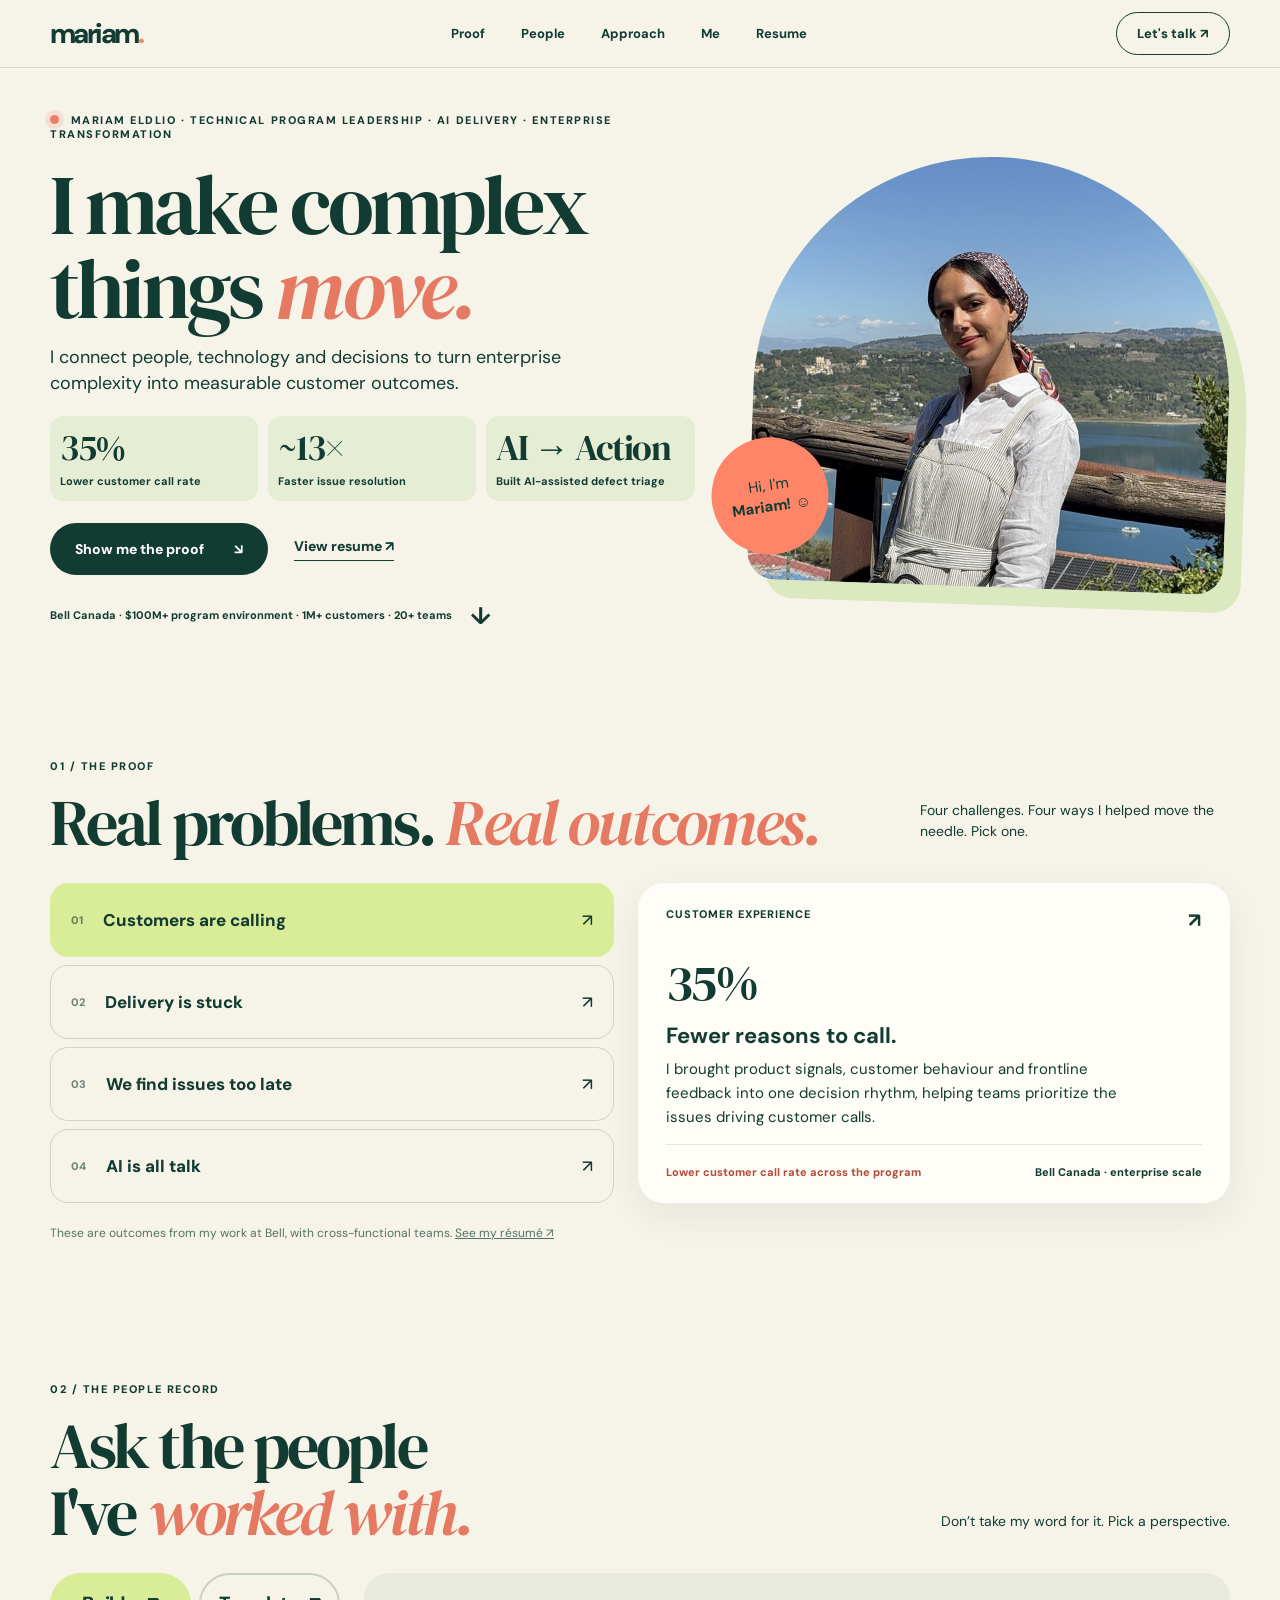
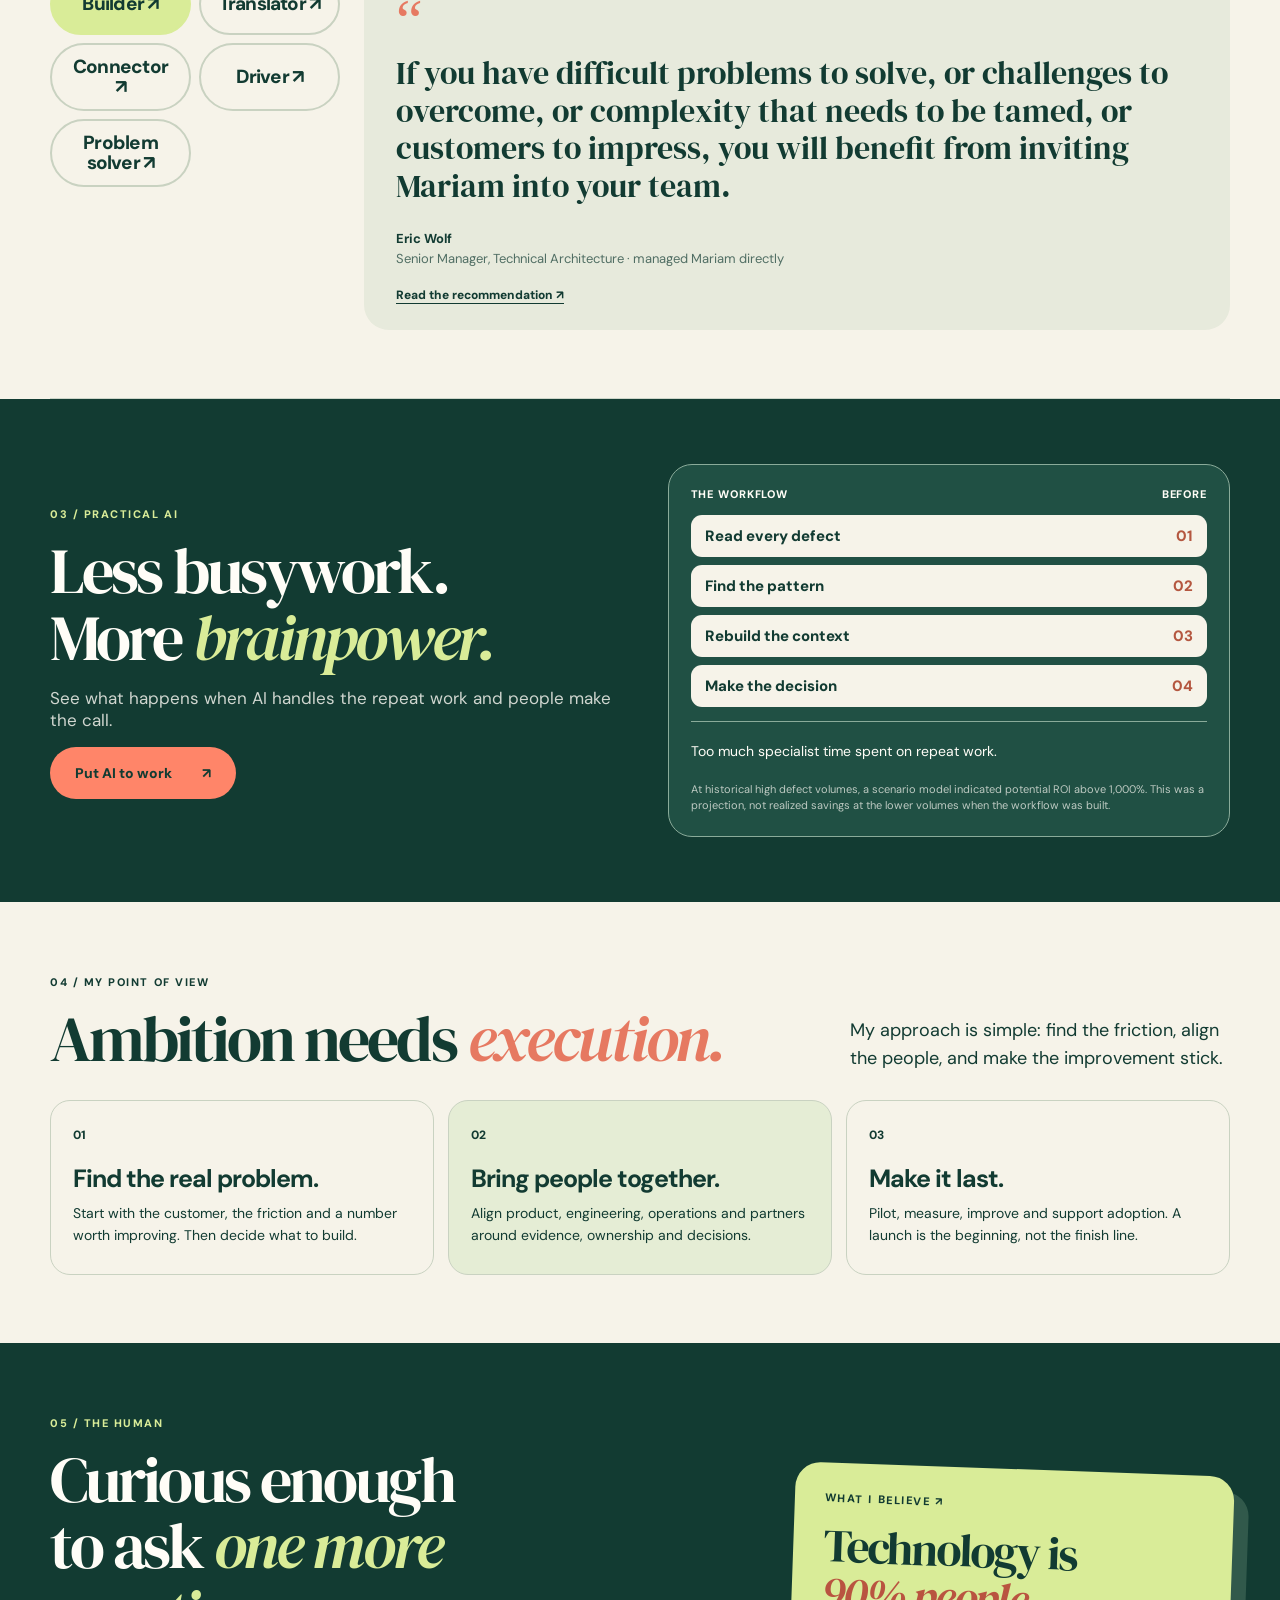
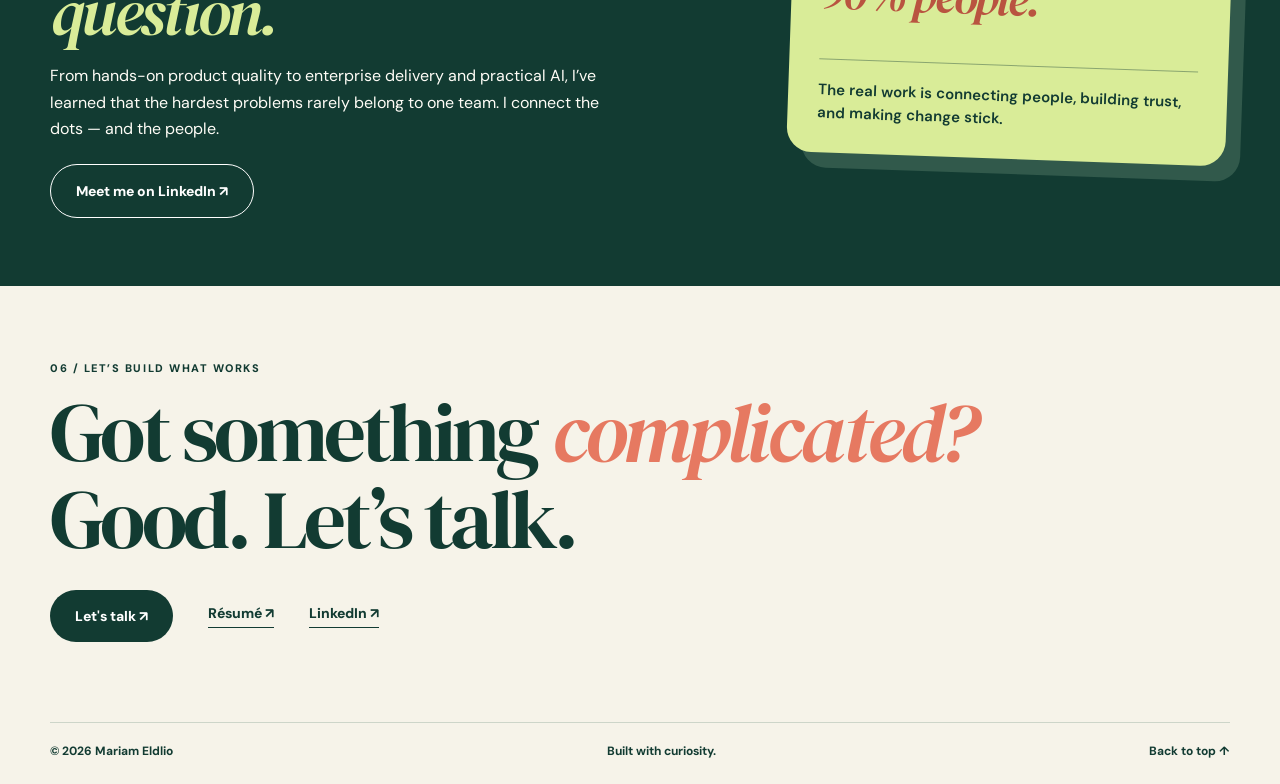
<file: index.html>
<!DOCTYPE html>

<html lang="en"><head><meta charset="utf-8"/><meta content="width=device-width,initial-scale=1" name="viewport"/><meta content="#123b32" name="theme-color"/><meta content="Mariam Eldlio connects people, technology and execution at enterprise scale. Customer outcomes, AI-assisted defect triage and cross-functional delivery for 1M+ customers." name="description"/><meta content="Mariam Eldlio — I make complex things move" property="og:title"/><meta content="AI adoption. Enterprise transformation. Measurable customer outcomes. Explore Mariam’s work and impact." property="og:description"/><title>Mariam Eldlio — Make it move.</title><link href="favicon.svg" rel="icon"/><link as="image" href="profile.jpg" rel="preload"/><link href="style.css" rel="stylesheet"/></head><body>
<a class="skip" href="#main">Skip to content</a><header class="nav"><a class="wordmark" href="#top">mariam<span>.</span></a><nav aria-label="Main navigation"><a href="#proof">Proof</a><a href="#people">People</a><a href="#approach">Approach</a><a href="#about">Me</a><a href="resume.html">Resume</a></nav><a class="nav-cta" href="mailto:mariamdlio@yahoo.ca?subject=Let%27s%20make%20something%20move">Let's talk ↗</a></header>
<main id="main"><section class="hero container" id="top"><div class="hero-copy"><div class="eyebrow"><span class="live-dot"></span> MARIAM ELDLIO · TECHNICAL PROGRAM LEADERSHIP · AI DELIVERY · ENTERPRISE TRANSFORMATION</div><h1>I make complex<br/>things <em>move.</em></h1><p>I connect people, technology and decisions to turn enterprise complexity into measurable customer outcomes.</p><div class="hero-stats" aria-label="Selected career outcomes"><div><strong>35%</strong><span>Lower customer call rate</span></div><div><strong>~13×</strong><span>Faster issue resolution</span></div><div><strong>AI → Action</strong><span>Built AI-assisted defect triage</span></div></div><div class="hero-actions"><a class="button dark" href="#proof">Show me the proof <span>↘</span></a><a class="text-link" href="resume.html" target="_blank" rel="noopener">View resume ↗</a></div><div class="hero-foot">Bell Canada · $100M+ program environment · 1M+ customers · 20+ teams <span>↓</span></div></div><div class="portrait"><img alt="Mariam outdoors overlooking the water" src="profile.jpg"/><div class="portrait-sticker">Hi, I'm<br/><strong>Mariam! ☺</strong></div></div></section>
<section class="section container" id="proof"><div class="section-head"><div><span class="label">01 / THE PROOF</span><h2>Real problems. <em>Real outcomes.</em></h2></div><p>Four challenges. Four ways I helped move the needle. Pick one.</p></div><div class="problem-layout"><div aria-label="Problems Mariam has solved" class="problem-list" role="tablist"><button aria-controls="result" aria-selected="true" class="problem active" data-key="customers" role="tab"><span>01</span> Customers are calling <b>↗</b></button><button aria-controls="result" aria-selected="false" class="problem" data-key="stuck" role="tab"><span>02</span> Delivery is stuck <b>↗</b></button><button aria-controls="result" aria-selected="false" class="problem" data-key="signals" role="tab"><span>03</span> We find issues too late <b>↗</b></button><button aria-controls="result" aria-selected="false" class="problem" data-key="ai" role="tab"><span>04</span> AI is all talk <b>↗</b></button></div><article aria-live="polite" class="result-card" id="result" role="tabpanel"><div class="result-top"><span id="result-tag">CUSTOMER EXPERIENCE</span><span>↗</span></div><div class="metric" id="result-metric">35%</div><h3 id="result-title">Fewer reasons to call.</h3><p id="result-description">I brought product signals, customer behaviour and frontline feedback into one decision rhythm, helping teams prioritize the issues driving customer calls.</p><div class="result-bottom"><span id="result-delta">Lower customer call rate across the program</span><span>Bell Canada · enterprise scale</span></div></article></div><p class="proof-note">These are outcomes from my work at Bell, with cross-functional teams. <a href="resume.html" rel="noopener" target="_blank">See my résumé ↗</a></p></section>
<section class="section people container" id="people"><div class="section-head"><div><span class="label">02 / THE PEOPLE RECORD</span><h2>Ask the people<br/>I've <em>worked with.</em></h2></div><p>Don’t take my word for it. Pick a perspective.</p></div><div class="voice-layout"><div aria-label="What colleagues say about Mariam" class="voice-tabs" role="tablist"><button aria-controls="voice-quote" aria-selected="true" class="voice-tab active" data-voice="eric" role="tab" type="button">Builder ↗</button><button aria-controls="voice-quote" aria-selected="false" class="voice-tab" data-voice="mathieu" role="tab" type="button">Translator ↗</button><button aria-controls="voice-quote" aria-selected="false" class="voice-tab" data-voice="jeff" role="tab" type="button">Connector ↗</button><button aria-controls="voice-quote" aria-selected="false" class="voice-tab" data-voice="tarik" role="tab" type="button">Driver ↗</button><button aria-controls="voice-quote" aria-selected="false" class="voice-tab" data-voice="danica" role="tab" type="button">Problem solver ↗</button></div><figure aria-live="polite" class="voice-quote" id="voice-quote" role="tabpanel"><span aria-hidden="true" class="quote-mark">“</span><blockquote id="voice-text">If you have difficult problems to solve, or challenges to overcome, or complexity that needs to be tamed, or customers to impress, you will benefit from inviting Mariam into your team.</blockquote><figcaption><strong id="voice-name">Eric Wolf</strong><span id="voice-role">Senior Manager, Technical Architecture · managed Mariam directly</span></figcaption><a class="voice-source" href="https://www.linkedin.com/in/eric-wolf-41780088/" id="voice-source" rel="noopener" target="_blank">Read the recommendation ↗</a></figure></div></section>
<section class="ai-section"><div class="container ai-layout"><div><span class="label light">03 / PRACTICAL AI</span><h2>Less busywork.<br/>More <em>brainpower.</em></h2><p>See what happens when AI handles the repeat work and people make the call.</p><button aria-pressed="false" class="button coral" id="ai-toggle" type="button">Put AI to work <span>↗</span></button></div><div aria-live="polite" class="workflow"><div class="workflow-head"><span>THE WORKFLOW</span><span id="workflow-state">BEFORE</span></div><div class="workflow-steps" id="workflow-steps"><div>Read every defect <span>01</span></div><div>Find the pattern <span>02</span></div><div>Rebuild the context <span>03</span></div><div>Make the decision <span>04</span></div></div><div class="workflow-result" id="workflow-result">Too much specialist time spent on repeat work.</div><p class="ai-model-note">At historical high defect volumes, a scenario model indicated potential ROI above 1,000%. This was a projection, not realized savings at the lower volumes when the workflow was built.</p></div></div></section>
<section class="section approach container" id="approach"><div class="section-head"><div><span class="label">04 / MY POINT OF VIEW</span><h2>Ambition needs <em>execution.</em></h2></div><div class="canada-intro">My approach is simple: find the friction, align the people, and make the improvement stick.</div></div><div class="canada-grid"><article><span>01</span><h3>Find the real problem.</h3><p>Start with the customer, the friction and a number worth improving. Then decide what to build.</p></article><article><span>02</span><h3>Bring people together.</h3><p>Align product, engineering, operations and partners around evidence, ownership and decisions.</p></article><article><span>03</span><h3>Make it last.</h3><p>Pilot, measure, improve and support adoption. A launch is the beginning, not the finish line.</p></article></div></section>
<section class="about-section" id="about"><div class="container about-layout"><div><span class="label light">05 / THE HUMAN</span><h2>Curious enough<br/>to ask <em>one more<br/>question.</em></h2><p>From hands-on product quality to enterprise delivery and practical AI, I’ve learned that the hardest problems rarely belong to one team. I connect the dots — and the people.</p><a class="button outline" href="https://www.linkedin.com/in/mariam-eldlio-83647ab7" rel="noopener" target="_blank">Meet me on LinkedIn ↗</a></div><aside class="human-philosophy" aria-label="My philosophy"><span class="philosophy-kicker">WHAT I BELIEVE ↗</span><p>Technology is<br/><em>90% people.</em></p><div class="philosophy-line"></div><span class="philosophy-foot">The real work is connecting people, building trust, and making change stick.</span></aside></div></section>
<section class="contact container"><span class="label">06 / LET’S BUILD WHAT WORKS</span><h2>Got something <em>complicated?</em><br/>Good. Let’s talk.</h2><div class="contact-actions"><a class="button dark" href="mailto:mariamdlio@yahoo.ca?subject=Let%27s%20make%20something%20move">Let's talk ↗</a><a class="text-link" href="resume.html" rel="noopener" target="_blank">Résumé ↗</a><a class="text-link" href="https://www.linkedin.com/in/mariam-eldlio-83647ab7" rel="noopener" target="_blank">LinkedIn ↗</a></div></section></main><footer class="container"><span>© 2026 Mariam Eldlio</span><span>Built with curiosity.</span><a href="#top">Back to top ↑</a></footer><script defer="" src="script.js"></script></body></html>
</file>
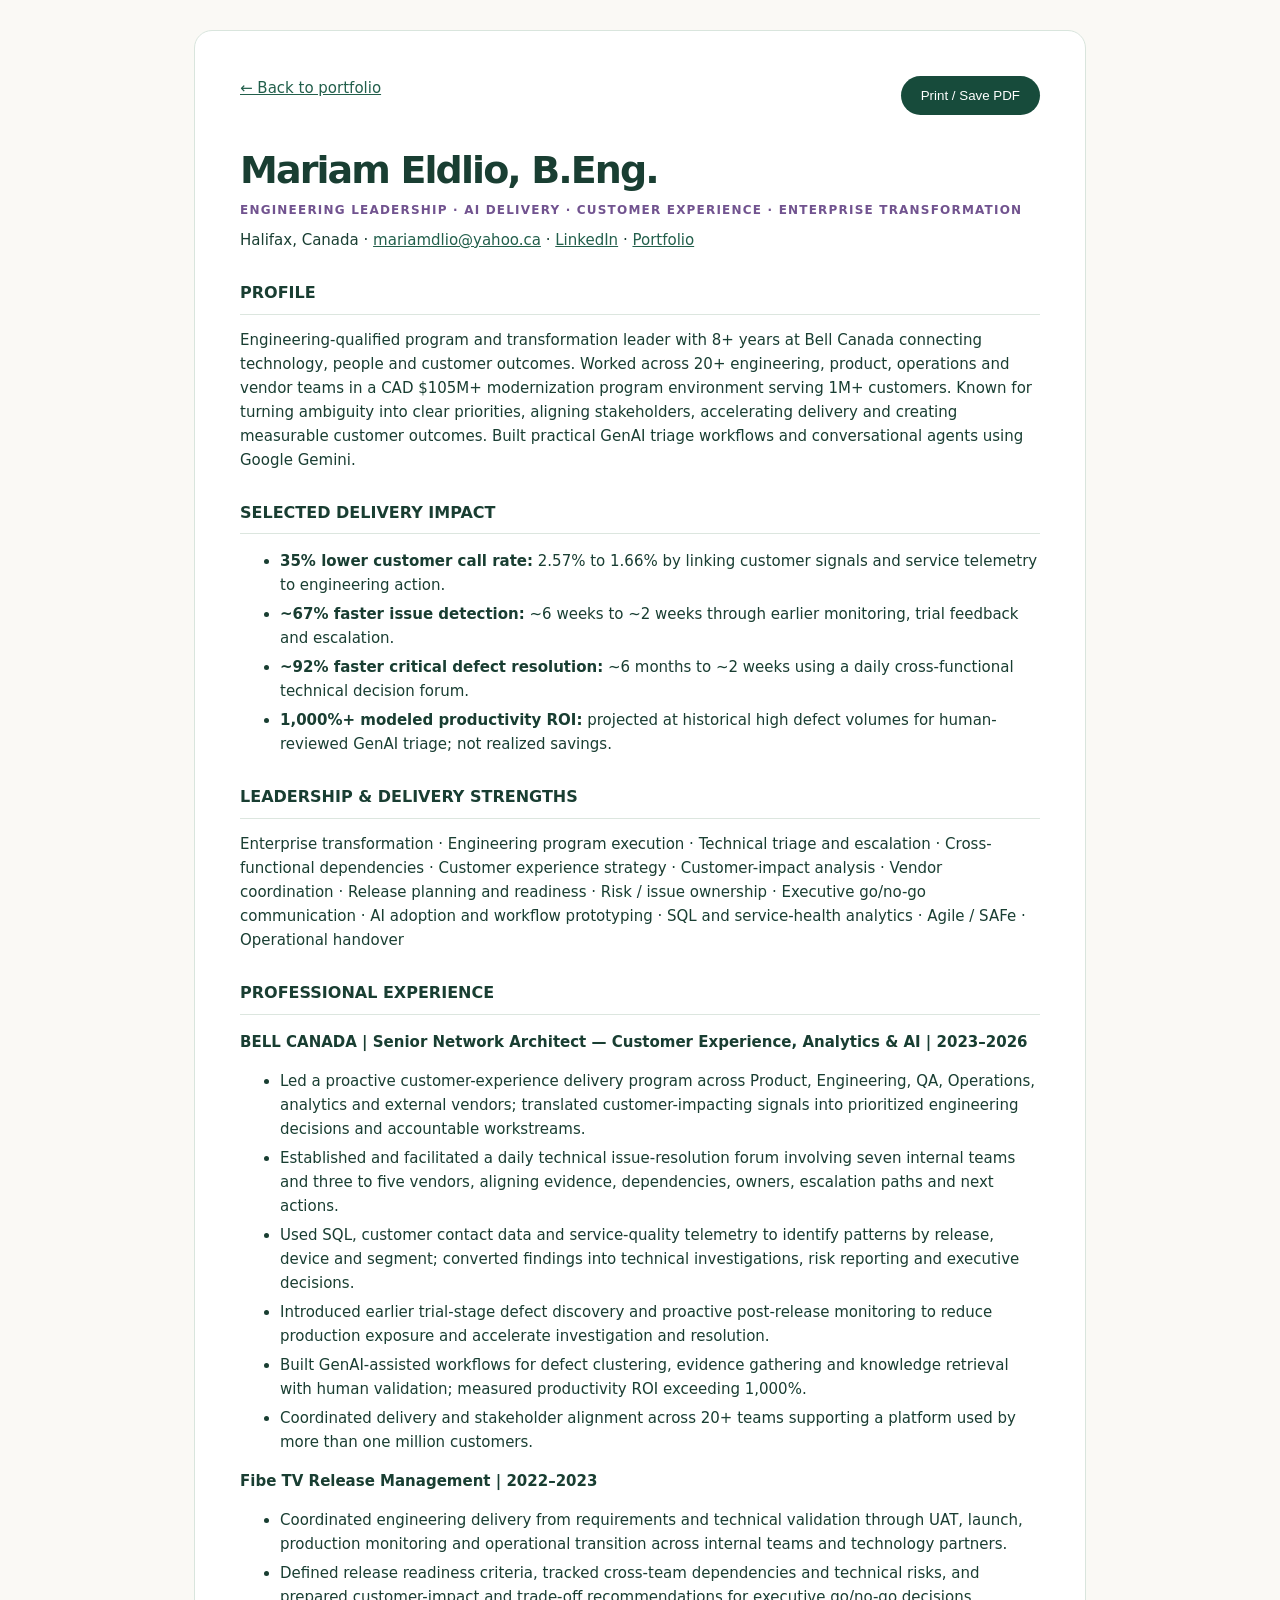
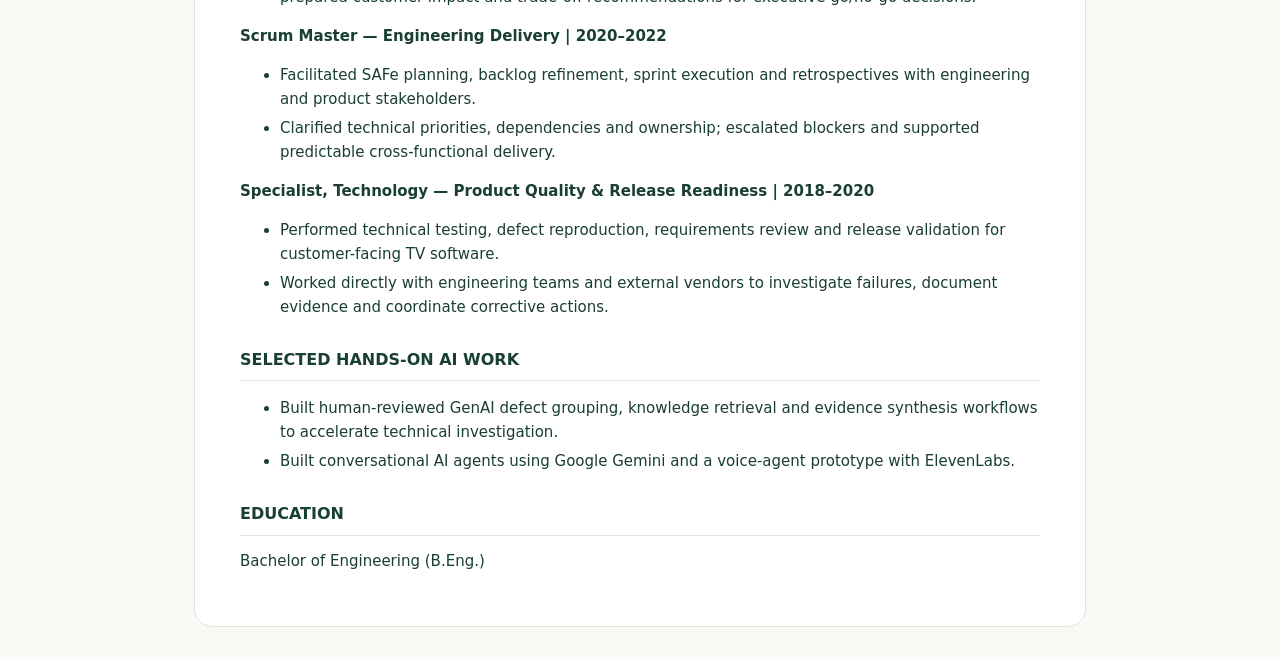
<file: resume.html>
<!doctype html><html lang="en"><head><meta charset="utf-8"><meta name="viewport" content="width=device-width,initial-scale=1"><title>Mariam Eldlio — Resume | AI, Engineering & Enterprise Transformation</title><style>body{margin:0;background:#faf9f5;color:#193e32;font:15px/1.6 system-ui,sans-serif}main{max-width:800px;margin:30px auto;padding:45px;background:white;border:1px solid #d9e5dd;border-radius:18px}h1{font-size:38px;letter-spacing:-.05em;margin:0}h2{font-size:16px;border-bottom:1px solid #dce6df;padding-bottom:8px;margin-top:28px}h3{font-size:15px;margin-bottom:4px}p{margin:8px 0}li{margin:5px 0}.eyebrow{font-size:12px;letter-spacing:.1em;color:#71538f;font-weight:800}a{color:#225f4b}.print{border:0;background:#174b3b;color:white;padding:12px 20px;border-radius:30px;cursor:pointer}nav{display:flex;justify-content:space-between;margin-bottom:25px}@media(max-width:700px){main{margin:0;padding:22px;border:0}}@media print{body{background:white}main{margin:0;padding:0;border:0}nav{display:none}}</style></head><body><main><nav><a href="index.html">← Back to portfolio</a><button class="print" onclick="window.print()">Print / Save PDF</button></nav><h1>Mariam Eldlio, B.Eng.</h1><div class="eyebrow">ENGINEERING LEADERSHIP · AI DELIVERY · CUSTOMER EXPERIENCE · ENTERPRISE TRANSFORMATION</div><p>Halifax, Canada · <a href="mailto:mariamdlio@yahoo.ca">mariamdlio@yahoo.ca</a> · <a href="https://linkedin.com/in/mariam-eldlio-83647ab7">LinkedIn</a> · <a href="https://whoismariam.netlify.app">Portfolio</a></p><h2>PROFILE</h2><p>Engineering-qualified program and transformation leader with 8+ years at Bell Canada connecting technology, people and customer outcomes. Worked across 20+ engineering, product, operations and vendor teams in a CAD $105M+ modernization program environment serving 1M+ customers. Known for turning ambiguity into clear priorities, aligning stakeholders, accelerating delivery and creating measurable customer outcomes. Built practical GenAI triage workflows and conversational agents using Google Gemini.</p><h2>SELECTED DELIVERY IMPACT</h2><ul><li><b>35% lower customer call rate:</b> 2.57% to 1.66% by linking customer signals and service telemetry to engineering action.</li><li><b>~67% faster issue detection:</b> ~6 weeks to ~2 weeks through earlier monitoring, trial feedback and escalation.</li><li><b>~92% faster critical defect resolution:</b> ~6 months to ~2 weeks using a daily cross-functional technical decision forum.</li><li><b>1,000%+ modeled productivity ROI:</b> projected at historical high defect volumes for human-reviewed GenAI triage; not realized savings.</li></ul><h2>LEADERSHIP & DELIVERY STRENGTHS</h2><p>Enterprise transformation · Engineering program execution · Technical triage and escalation · Cross-functional dependencies · Customer experience strategy · Customer-impact analysis · Vendor coordination · Release planning and readiness · Risk / issue ownership · Executive go/no-go communication · AI adoption and workflow prototyping · SQL and service-health analytics · Agile / SAFe · Operational handover</p><h2>PROFESSIONAL EXPERIENCE</h2><h3>BELL CANADA | Senior Network Architect — Customer Experience, Analytics & AI | 2023–2026</h3><ul><li>Led a proactive customer-experience delivery program across Product, Engineering, QA, Operations, analytics and external vendors; translated customer-impacting signals into prioritized engineering decisions and accountable workstreams.</li><li>Established and facilitated a daily technical issue-resolution forum involving seven internal teams and three to five vendors, aligning evidence, dependencies, owners, escalation paths and next actions.</li><li>Used SQL, customer contact data and service-quality telemetry to identify patterns by release, device and segment; converted findings into technical investigations, risk reporting and executive decisions.</li><li>Introduced earlier trial-stage defect discovery and proactive post-release monitoring to reduce production exposure and accelerate investigation and resolution.</li><li>Built GenAI-assisted workflows for defect clustering, evidence gathering and knowledge retrieval with human validation; measured productivity ROI exceeding 1,000%.</li><li>Coordinated delivery and stakeholder alignment across 20+ teams supporting a platform used by more than one million customers.</li></ul><h3>Fibe TV Release Management | 2022–2023</h3><ul><li>Coordinated engineering delivery from requirements and technical validation through UAT, launch, production monitoring and operational transition across internal teams and technology partners.</li><li>Defined release readiness criteria, tracked cross-team dependencies and technical risks, and prepared customer-impact and trade-off recommendations for executive go/no-go decisions.</li></ul><h3>Scrum Master — Engineering Delivery | 2020–2022</h3><ul><li>Facilitated SAFe planning, backlog refinement, sprint execution and retrospectives with engineering and product stakeholders.</li><li>Clarified technical priorities, dependencies and ownership; escalated blockers and supported predictable cross-functional delivery.</li></ul><h3>Specialist, Technology — Product Quality & Release Readiness | 2018–2020</h3><ul><li>Performed technical testing, defect reproduction, requirements review and release validation for customer-facing TV software.</li><li>Worked directly with engineering teams and external vendors to investigate failures, document evidence and coordinate corrective actions.</li></ul><h2>SELECTED HANDS-ON AI WORK</h2><ul><li>Built human-reviewed GenAI defect grouping, knowledge retrieval and evidence synthesis workflows to accelerate technical investigation.</li><li>Built conversational AI agents using Google Gemini and a voice-agent prototype with ElevenLabs.</li></ul><h2>EDUCATION</h2><p>Bachelor of Engineering (B.Eng.)</p></main></body></html>
</file>
<file: style.css>
@import url('https://fonts.googleapis.com/css2?family=DM+Sans:wght@400;500;600;700;800&family=DM+Serif+Display:ital@0;1&display=swap');:root{--ink:#123b32;--cream:#f6f3e9;--lime:#d9ec98;--coral:#ff8569;--white:#fffdf7}*{box-sizing:border-box}html{scroll-behavior:smooth}body{margin:0;background:var(--cream);color:var(--ink);font-family:'DM Sans',Arial,sans-serif}a{color:inherit}button{font:inherit}button,a{-webkit-tap-highlight-color:transparent}button:focus-visible,a:focus-visible{outline:3px solid #e76647;outline-offset:4px}.skip{position:absolute;top:-100px;left:10px;background:white;padding:12px;z-index:30}.skip:focus{top:10px}.container{width:min(1180px,calc(100% - 64px));margin:auto}.nav{height:78px;display:flex;align-items:center;justify-content:space-between;padding:0 max(32px,calc((100vw - 1180px)/2));border-bottom:1px solid #d6dbce}.wordmark{font-size:28px;font-weight:800;letter-spacing:-.09em;text-decoration:none}.wordmark span{color:#f1846a}.nav nav{display:flex;gap:36px}.nav nav a{text-decoration:none;font-size:13px;font-weight:700}.nav-cta{border:1px solid var(--ink);border-radius:50px;padding:12px 20px;text-decoration:none;font-size:13px;font-weight:800}.hero{min-height:660px;display:grid;grid-template-columns:1.15fr .85fr;align-items:center;gap:6%;padding:68px 0 72px}.eyebrow,.label{font-size:11px;letter-spacing:.14em;font-weight:800}.live-dot{display:inline-block;width:9px;height:9px;background:#e97f68;border-radius:50%;margin-right:7px;box-shadow:0 0 0 5px #e97f6829}.hero h1,h2{font-family:'DM Serif Display',Georgia,serif;font-weight:400;letter-spacing:-.045em}.hero h1{font-size:clamp(66px,8vw,118px);line-height:.99;margin:30px 0 20px;position:relative}.hero em,h2 em,.thesis em{font-weight:400;color:#e67961}.hero-copy>p{font-size:21px;margin:0 0 32px}.hero-actions,.contact-actions{display:flex;align-items:center;gap:26px;flex-wrap:wrap}.button{display:inline-flex;align-items:center;justify-content:space-between;gap:30px;border-radius:50px;padding:17px 25px;text-decoration:none;font-weight:800;font-size:14px;border:0;cursor:pointer;transition:transform .2s,box-shadow .2s}.button:hover,.nav-cta:hover{transform:translateY(-3px);box-shadow:0 8px 0 #10392c22}.dark{background:var(--ink);color:white}.text-link{text-decoration:none;font-weight:800;font-size:14px;border-bottom:1px solid currentColor;padding-bottom:5px}.hero-foot{margin-top:80px;font-size:12px;font-weight:700;display:flex;gap:18px;align-items:center}.hero-foot span{font-size:24px}.portrait{height:500px;border-radius:240px 240px 28px 28px;background:#cad8c5;position:relative;transform:rotate(2deg);box-shadow:18px 18px 0 #dce8bf}.portrait img{width:100%;height:100%;object-fit:cover;object-position:center 36%;border-radius:inherit}.portrait-sticker{position:absolute;bottom:25px;left:-38px;border-radius:50%;background:var(--coral);height:117px;width:117px;display:grid;align-content:center;text-align:center;font-size:15px;transform:rotate(-10deg);line-height:1.35}.ticker{background:var(--ink);color:#f7f5ec;overflow:hidden}.ticker-inner{width:max-content;max-width:none;margin:auto;min-height:68px;display:flex;align-items:center;gap:35px;font-size:14px;font-weight:700}.ticker b{color:var(--coral);font-size:22px}.section{padding:110px 0}.section-head{display:flex;justify-content:space-between;align-items:end;gap:45px;margin-bottom:42px}.section-head h2,.ai-section h2,.about-section h2,.contact h2{font-size:clamp(50px,6vw,84px);line-height:1.04;margin:15px 0 0}.section-head>p{font-size:16px}.problem-layout{display:grid;grid-template-columns:1fr 1.05fr;gap:24px}.problem-list{display:grid;gap:10px}.problem{width:100%;background:transparent;border:1px solid #ced4c7;border-radius:18px;min-height:82px;text-align:left;padding:15px 23px;display:flex;align-items:center;gap:20px;font-weight:800;font-size:19px;color:var(--ink);cursor:pointer;transition:background .2s,transform .2s}.problem:hover{transform:translateX(4px)}.problem.active{background:var(--lime);border-color:var(--lime)}.problem span{font-size:11px;opacity:.6}.problem b{margin-left:auto;font-weight:500}.result-card{border-radius:26px;background:var(--white);padding:30px 35px;display:flex;flex-direction:column;min-height:358px;box-shadow:0 12px 40px #1e3e2812}.result-top,.result-bottom,.workflow-head{display:flex;justify-content:space-between;gap:12px;font-size:11px;font-weight:800;letter-spacing:.08em}.result-top>span:last-child{font-size:20px}.metric{font-family:'DM Serif Display',Georgia,serif;font-size:clamp(43px,4.4vw,70px);white-space:nowrap;letter-spacing:-.05em;margin-top:22px}.metric span{color:#e67961}.result-card h3{font-size:22px;margin:4px 0}.result-card p{font-size:15px;line-height:1.6;max-width:470px;margin:3px 0 25px}.result-bottom{border-top:1px solid #e5e8dd;padding-top:20px;margin-top:auto;letter-spacing:0}.result-bottom span:first-child{color:#b44d39}.proof-note{font-size:12px;margin:22px 0 0;color:#567266}.ai-section,.about-section{background:var(--ink);color:var(--white)}.ai-layout{min-height:545px;padding:95px 0;display:grid;grid-template-columns:1fr 1fr;gap:80px;align-items:center}.label.light{color:var(--lime)}.ai-section h2 em,.about-section h2 em{color:var(--lime)}.ai-layout p{font-size:17px;opacity:.8;margin:24px 0}.coral{background:var(--coral);color:var(--ink)}.workflow{border:1px solid #8aab9a;border-radius:24px;padding:28px;background:#205044;transition:background .3s,transform .3s}.workflow.transformed{background:#345d46;transform:rotate(1deg)}.workflow-steps{display:grid;gap:8px;margin:22px 0}.workflow-steps>div{background:#f6f3e9;color:var(--ink);border-radius:11px;padding:15px 18px;display:flex;justify-content:space-between;font-weight:800;font-size:15px}.workflow-steps span{color:#b45740}.workflow-result{border-top:1px solid #8aab9a;padding-top:20px;min-height:51px;font-size:14px}.canada-intro{max-width:380px;font-size:18px;line-height:1.55}.canada-grid{display:grid;grid-template-columns:repeat(3,1fr);gap:14px}.canada-grid article{border:1px solid #c9d2c1;border-radius:20px;padding:27px;min-height:235px}.canada-grid article:nth-child(2){background:#e5edd5}.canada-grid span{font-size:12px;font-weight:800}.canada-grid h3{font-size:29px;margin:30px 0 9px;letter-spacing:-.04em}.canada-grid p{font-size:14px;line-height:1.6;margin:0}.thesis{display:grid;grid-template-columns:220px 1fr;gap:24px;margin-top:70px;border-top:1px solid #c9d2c1;padding-top:24px;align-items:start}.thesis span{font-size:11px;font-weight:800;letter-spacing:.1em}.thesis p{font-family:'DM Serif Display',Georgia,serif;font-size:clamp(28px,3.3vw,46px);line-height:1.18;margin:0}.about-layout{display:grid;grid-template-columns:1fr;padding:95px 0;align-items:center}.about-layout p{font-size:17px;line-height:1.65;max-width:550px;margin:25px 0}.outline{border:1px solid white;color:white;background:transparent}.contact{padding:120px 0 130px}.contact h2{font-size:clamp(65px,9vw,130px);margin-bottom:35px}.contact-actions{gap:35px}footer{border-top:1px solid #cdd5c9;padding:27px 0 35px;display:flex;justify-content:space-between;gap:15px;font-size:12px;font-weight:700}footer a{text-decoration:none}@media(max-width:850px){.container{width:min(100% - 36px,650px)}.nav{padding:0 18px}.nav nav{gap:14px}.nav nav a{font-size:11px}.nav-cta{display:none}.hero{min-height:0;grid-template-columns:1fr;gap:40px;padding:65px 0 80px}.hero h1{font-size:clamp(61px,11vw,88px)}.hero-foot{margin-top:45px}.portrait{height:380px;width:min(78%,380px);justify-self:center}.section{padding:75px 0}.section-head{display:block}.problem-layout,.ai-layout,.about-layout{grid-template-columns:1fr}.ai-layout,.about-layout{gap:50px;padding:75px 0}.canada-grid{grid-template-columns:1fr}.canada-grid article{min-height:0}.canada-grid h3{margin-top:20px}.thesis{grid-template-columns:1fr}.contact{padding:90px 0}footer{flex-wrap:wrap}}@media(max-width:510px){.nav{height:62px}.nav nav{gap:12px}.nav nav a:nth-child(2){display:none}.hero{padding-top:55px}.hero h1{font-size:clamp(53px,12.7vw,73px)}.hero-copy>p{font-size:17px}.hero-actions{gap:20px}.portrait{width:82%;height:330px}.portrait-sticker{width:90px;height:90px;font-size:12px;left:-25px}.ticker-inner{margin-left:18px;min-height:57px;font-size:12px;gap:18px}.section-head h2,.ai-section h2,.about-section h2{font-size:54px}.problem{font-size:16px;min-height:70px;padding:12px 15px}.result-card{padding:23px;min-height:335px}.metric{font-size:clamp(35px,10vw,52px)}.result-bottom{font-size:10px}.canada-intro{font-size:16px}.thesis p{font-size:30px}.contact h2{font-size:clamp(50px,12vw,70px)}footer span:nth-child(2){display:none}}@media(prefers-reduced-motion:reduce){html{scroll-behavior:auto}*,*:before,*:after{transition:none!important;animation:none!important}}

.people{border-bottom:1px solid #cdd5c9}.voice-layout{display:grid;grid-template-columns:230px 1fr;gap:30px}.voice-tabs{display:grid;align-content:start;gap:10px}.voice-tab{background:transparent;border:1px solid #c9d2c1;border-radius:40px;padding:16px 20px;text-align:left;color:var(--ink);font-weight:800;cursor:pointer}.voice-tab.active{background:var(--lime);border-color:var(--lime)}.voice-quote{margin:0;background:#e7eadc;border-radius:25px;padding:32px 45px;min-height:290px;display:flex;flex-direction:column}.quote-mark{font-family:Georgia,serif;font-size:80px;line-height:.7;color:#e67961}.voice-quote blockquote{font-family:'DM Serif Display',Georgia,serif;font-size:clamp(24px,3vw,40px);line-height:1.17;margin:14px 0 25px}.voice-quote figcaption{margin-top:auto;display:grid;gap:3px;font-size:13px}.voice-quote figcaption span{opacity:.7}@media(max-width:850px){.voice-layout{grid-template-columns:1fr}.voice-tabs{display:flex;flex-wrap:wrap}.voice-tab{flex:1;text-align:center}.voice-quote{padding:28px;min-height:280px}}@media(max-width:510px){.nav nav a:last-child{display:none}.voice-tab{padding:12px 10px;font-size:12px}.voice-quote blockquote{font-size:27px}}

.voice-tabs{grid-template-columns:1fr 1fr}.voice-tab{font-size:13px;padding:14px 15px}.voice-source{font-size:12px;font-weight:800;margin-top:20px;align-self:flex-start;text-decoration:none;border-bottom:1px solid currentColor}@media(max-width:850px){.voice-tabs{display:grid;grid-template-columns:repeat(2,1fr)}}
/* Give the five traits the same presence as the recommendation. */
.voice-layout{grid-template-columns:350px 1fr;gap:34px}.voice-tabs{gap:12px}.voice-tab{min-height:92px;padding:17px 21px;border-width:2px;border-radius:54px;font-size:clamp(19px,1.7vw,26px);font-weight:800;line-height:1.05;letter-spacing:-.04em;display:flex;align-items:center;justify-content:center;text-align:center;transition:background .2s,transform .2s}.voice-tab:hover{transform:translateY(-3px)}@media(max-width:850px){.voice-layout{grid-template-columns:1fr}.voice-tabs{grid-template-columns:repeat(2,minmax(0,1fr))}.voice-tab{min-height:78px;font-size:clamp(18px,4vw,24px)}}@media(max-width:510px){.voice-tabs{gap:9px}.voice-tab{min-height:68px;padding:13px 12px;font-size:clamp(17px,5vw,21px)}.voice-tab:last-child{grid-column:1/-1}}

/* Recruiter-first hero: impact visible without clicking. */
.hero-stats{display:grid;grid-template-columns:repeat(3,minmax(0,1fr));gap:10px;margin:0 0 30px}.hero-stats>div{background:#e5edd5;border-radius:13px;padding:15px 12px;min-width:0}.hero-stats strong{display:block;font-family:"DM Serif Display",Georgia,serif;font-weight:400;font-size:clamp(30px,3.1vw,43px);line-height:1.1;letter-spacing:-.04em}.hero-stats span{display:block;font-size:11px;font-weight:700;line-height:1.35;margin-top:6px}.hero .hero-foot{margin-top:35px}.hero h1{font-size:clamp(64px,7vw,106px)}@media(max-width:850px){.hero-stats{max-width:570px}.hero h1{font-size:clamp(61px,11vw,88px)}}@media(max-width:510px){.hero-stats{gap:7px}.hero-stats>div{padding:12px 9px}.hero-stats strong{font-size:clamp(27px,8vw,37px)}.hero-stats span{font-size:10px}.hero h1{font-size:clamp(53px,12.7vw,73px)}}

/* About: purposeful two-column composition instead of empty space. */
.about-layout{grid-template-columns:minmax(0,1.2fr) minmax(310px,.8fr);gap:7%;align-items:center}.human-philosophy{background:#d9ec98;color:#123b32;border-radius:25px;padding:38px 34px;min-height:380px;display:flex;flex-direction:column;justify-content:space-between;transform:rotate(2deg);box-shadow:15px 15px 0 #31594b}.philosophy-kicker{font-size:11px;font-weight:800;letter-spacing:.14em}.human-philosophy p{font-family:"DM Serif Display",Georgia,serif;font-size:clamp(42px,4vw,68px);line-height:1.03;letter-spacing:-.045em;margin:30px 0}.human-philosophy em{color:#b95440}.philosophy-line{height:1px;background:#123b3266;margin-top:auto}.philosophy-foot{font-size:15px;line-height:1.55;font-weight:600;margin-top:19px}@media(max-width:850px){.about-layout{grid-template-columns:1fr;gap:45px}.human-philosophy{min-height:300px;max-width:520px;width:95%;justify-self:center;transform:rotate(1deg)}.human-philosophy p{font-size:clamp(44px,9vw,65px)}}@media(max-width:510px){.human-philosophy{padding:29px 25px;min-height:290px;width:96%}.human-philosophy p{font-size:clamp(40px,11vw,55px)}}

/* Final editorial pass: tighter vertical rhythm, preserve interactive storytelling. */
.nav{height:68px}.hero{min-height:0;padding:45px 0 55px;gap:5%;grid-template-columns:1.15fr .85fr}.hero h1{font-size:clamp(60px,6.6vw,96px);margin:22px 0 14px}.hero-copy>p{font-size:18px;line-height:1.45;max-width:590px;margin-bottom:20px}.hero-stats{margin-bottom:22px}.hero-stats>div{padding:12px 10px}.hero-stats strong{font-size:clamp(25px,2.8vw,39px)}.hero-stats span{font-size:11px}.hero-foot{font-size:11px}.hero .hero-foot{margin-top:25px}.portrait{height:430px}.section{padding:68px 0}.section-head{margin-bottom:27px;align-items:end}.section-head h2,.ai-section h2,.about-section h2{font-size:clamp(42px,5vw,68px)}.section-head>p{max-width:310px;font-size:14px;line-height:1.5}.problem{min-height:65px;padding:12px 20px;font-size:17px}.problem-list{gap:8px}.result-card{min-height:300px;padding:24px 28px}.metric{margin-top:14px;font-size:clamp(39px,4vw,61px)}.result-card p{margin-bottom:15px}.voice-layout{grid-template-columns:290px 1fr;gap:24px}.voice-tabs{gap:8px}.voice-tab{min-height:62px;padding:12px 15px;font-size:19px}.voice-quote{min-height:250px;padding:26px 32px}.voice-quote blockquote{font-size:clamp(23px,2.5vw,33px)}.quote-mark{font-size:60px}.ai-layout{min-height:0;padding:65px 0;gap:55px}.ai-layout p{margin:16px 0}.workflow{padding:22px}.workflow-steps{margin:14px 0}.workflow-steps>div{padding:11px 14px}.ai-model-note{font-size:11px!important;line-height:1.45;opacity:.7!important;margin:10px 0 0!important}.canada-grid article{min-height:175px;padding:22px}.canada-grid h3{font-size:25px;margin:18px 0 7px}.about-layout{padding:68px 0;gap:7%}.about-layout p{margin:17px 0 22px;font-size:16px}.human-philosophy{min-height:290px;padding:28px 30px}.human-philosophy p{font-size:clamp(39px,3.6vw,56px)}.contact{padding:70px 0 80px}.contact h2{font-size:clamp(50px,6.5vw,86px);margin:12px 0 28px}footer{padding:20px 0 25px}@media(max-width:850px){.hero{grid-template-columns:1fr;gap:30px;padding:40px 0 55px}.hero h1{font-size:clamp(55px,10vw,83px)}.portrait{height:320px;width:min(70%,350px)}.section{padding:55px 0}.section-head h2,.ai-section h2,.about-section h2{font-size:clamp(42px,8vw,61px)}.voice-layout{grid-template-columns:1fr}.voice-tab{min-height:65px}.ai-layout,.about-layout{grid-template-columns:1fr;gap:30px;padding:55px 0}.human-philosophy{min-height:270px}.contact{padding:60px 0}}@media(max-width:510px){.nav{height:60px}.hero{padding:32px 0 44px}.hero h1{font-size:clamp(49px,12vw,68px)}.hero-copy>p{font-size:16px}.hero-stats{gap:7px}.hero-stats strong{font-size:clamp(23px,7vw,33px)}.hero-stats span{font-size:10px}.hero .hero-foot{margin-top:18px;line-height:1.5}.portrait{height:260px;width:70%}.section{padding:46px 0}.section-head{margin-bottom:20px}.section-head h2,.ai-section h2,.about-section h2{font-size:clamp(39px,10vw,52px)}.problem{min-height:57px;font-size:15px}.result-card{min-height:280px;padding:20px}.voice-tabs{gap:7px}.voice-tab{min-height:54px;font-size:16px;padding:10px}.voice-quote{padding:23px;min-height:230px}.voice-quote blockquote{font-size:25px}.ai-layout,.about-layout{padding:48px 0}.human-philosophy{min-height:255px}.contact h2{font-size:clamp(43px,10vw,58px)}}
</file>
